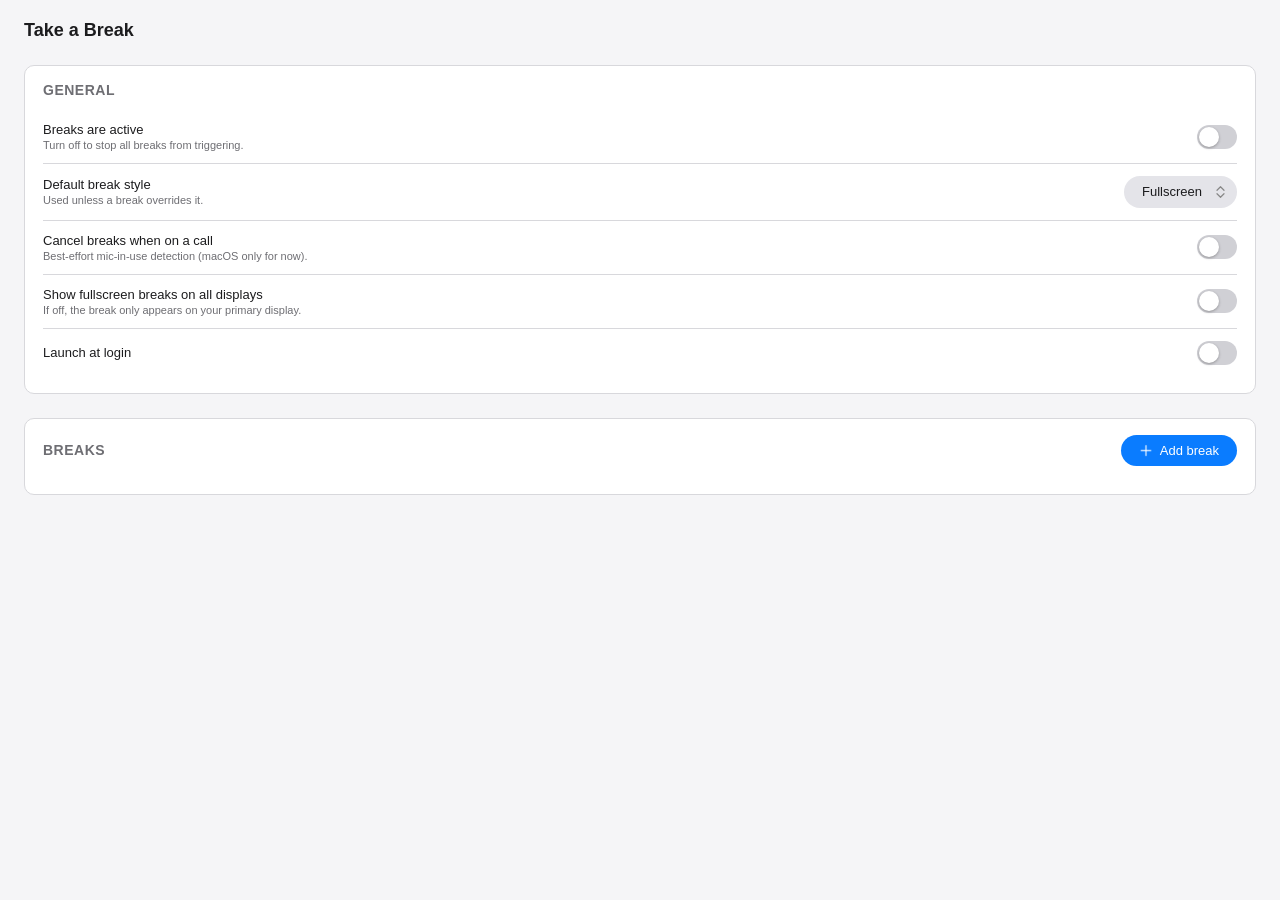
<file: src/index.html>
<!doctype html>
<html>
<head>
  <meta charset="utf-8" />
  <title>Take a Break: Settings</title>
  <link rel="stylesheet" href="assets/style.css" />
</head>
<body>
  <div class="app" id="page-list">
    <h1>Take a Break</h1>

    <section class="panel">
      <h2>General</h2>
      <div class="field-row">
        <label for="active-toggle">
          Breaks are active
          <span class="field-hint">Turn off to stop all breaks from triggering.</span>
        </label>
        <span class="toggle">
          <input type="checkbox" id="active-toggle" />
          <span class="toggle-track"><span class="toggle-thumb"></span></span>
        </span>
      </div>
      <div class="field-row">
        <label for="default-display-mode">
          Default break style
          <span class="field-hint">Used unless a break overrides it.</span>
        </label>
        <select id="default-display-mode">
          <option value="fullscreen">Fullscreen</option>
          <option value="notification">Notification</option>
        </select>
      </div>
      <div class="field-row">
        <label for="cancel-on-call-toggle">
          Cancel breaks when on a call
          <span class="field-hint">Best-effort mic-in-use detection (macOS only for now).</span>
        </label>
        <span class="toggle">
          <input type="checkbox" id="cancel-on-call-toggle" />
          <span class="toggle-track"><span class="toggle-thumb"></span></span>
        </span>
      </div>
      <div class="field-row">
        <label for="show-on-all-screens-toggle">
          Show fullscreen breaks on all displays
          <span class="field-hint">If off, the break only appears on your primary display.</span>
        </label>
        <span class="toggle">
          <input type="checkbox" id="show-on-all-screens-toggle" />
          <span class="toggle-track"><span class="toggle-thumb"></span></span>
        </span>
      </div>
      <div class="field-row">
        <label for="autostart-toggle">
          Launch at login
        </label>
        <span class="toggle">
          <input type="checkbox" id="autostart-toggle" />
          <span class="toggle-track"><span class="toggle-thumb"></span></span>
        </span>
      </div>
    </section>

    <section class="panel">
      <div class="panel-header">
        <h2>Breaks</h2>
        <button class="primary icon-label-btn" id="add-break-btn"><span class="icon icon-plus"></span>Add break</button>
      </div>
      <div class="breaks-list" id="breaks-list"></div>
    </section>
  </div>

  <div class="app hidden" id="page-edit">
    <div class="page-edit-header">
      <button type="button" id="break-cancel-btn" class="icon-label-btn"><span class="icon icon-chevron-left"></span>Back</button>
      <h1 id="break-edit-title">Add break</h1>
    </div>

    <div id="break-form" class="panel edit-form">

      <div class="field-row">
        <label for="break-enabled">Enabled</label>
        <span class="toggle">
          <input type="checkbox" id="break-enabled" checked />
          <span class="toggle-track"><span class="toggle-thumb"></span></span>
        </span>
      </div>

      <div class="form-row">
        <div class="form-group">
          <label for="break-type">Type</label>
          <select id="break-type">
            <option value="Hydration">Hydration</option>
            <option value="Stretch">Stretch</option>
            <option value="Eat">Eat</option>
            <option value="Custom">Custom…</option>
          </select>
        </div>
        <div class="form-group" id="break-type-custom-group" style="display: none">
          <label for="break-type-custom">Custom label</label>
          <input type="text" id="break-type-custom" />
        </div>
      </div>

      <div class="form-row">
        <div class="form-group">
          <label for="break-start-time">Start time</label>
          <input type="time" id="break-start-time" required />
        </div>
        <div class="form-group">
          <label for="break-duration">Duration (minutes)</label>
          <input type="number" id="break-duration" min="1" max="180" required />
        </div>
      </div>

      <div class="form-group">
        <label>Days</label>
        <div class="days-picker" id="break-days"></div>
      </div>

      <div class="form-group">
        <label for="break-display-mode">Display style</label>
        <select id="break-display-mode">
          <option value="">Use default</option>
          <option value="fullscreen">Fullscreen</option>
          <option value="notification">Notification</option>
        </select>
      </div>

      <div class="form-group">
        <label>Image</label>
        <div class="image-picker">
          <div class="image-preview" id="break-image-preview"></div>
          <button type="button" id="break-image-pick-btn" class="icon-label-btn"><span class="icon icon-photo"></span>Choose image…</button>
          <button type="button" id="break-image-clear-btn" class="icon-btn" title="Remove image"><span class="icon icon-xmark"></span></button>
        </div>
      </div>

      <div class="form-group">
        <label for="break-message">Message</label>
        <textarea id="break-message" placeholder="Take a break now"></textarea>
      </div>


    </div>
  </div>

  <script src="assets/settings.js"></script>
</body>
</html>
</file>
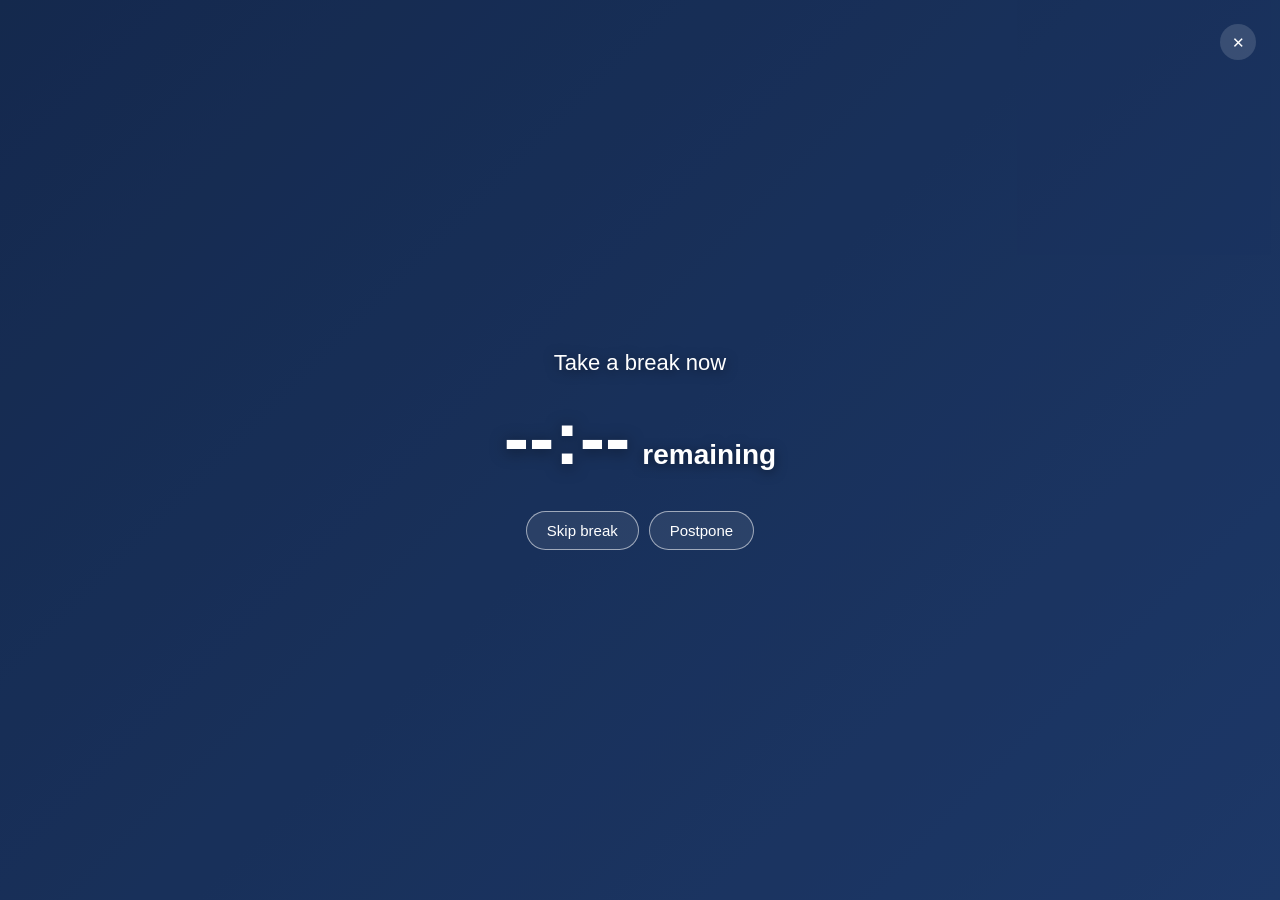
<file: src/overlay.html>
<!doctype html>
<html>
<head>
  <meta charset="utf-8" />
  <title>Break</title>
  <link rel="stylesheet" href="assets/overlay.css" />
</head>
<body id="body">
  <div class="scrim"></div>

  <button type="button" id="close-btn" aria-label="Skip break">✕</button>

  <div class="content">
    <div class="message" id="message">Take a break now</div>
    <div class="countdown">
      <span class="countdown-value" id="countdown-value">--:--</span>
      <span class="countdown-label">remaining</span>
    </div>
    <div class="controls">
      <button type="button" id="skip-btn">Skip break</button>
      <div class="postpone-wrap">
        <button type="button" id="postpone-btn">Postpone</button>
        <div class="postpone-menu hidden" id="postpone-menu">
          <button type="button" data-minutes="1">1 minute</button>
          <button type="button" data-minutes="2">2 minutes</button>
          <button type="button" data-minutes="5">5 minutes</button>
          <button type="button" data-minutes="10">10 minutes</button>
          <button type="button" data-minutes="15">15 minutes</button>
          <button type="button" data-minutes="30">30 minutes</button>
        </div>
      </div>
    </div>
  </div>

  <script src="assets/overlay.js"></script>
</body>
</html>
</file>
<file: src/assets/style.css>
:root {
  color-scheme: light dark;
  --bg: #f5f5f7;
  --panel: #ffffff;
  --text: #1c1c1e;
  --text-muted: #6e6e73;
  --border: #d8d8dc;
  --accent: #0a7cff;
  --accent-text: #ffffff;
  --danger: #d92d20;
  --control-bg: #e4e4e9;
  --control-bg-hover: #d7d7dc;
  --toggle-off: #d0d0d5;
}

@media (prefers-color-scheme: dark) {
  :root {
    --bg: #1c1c1e;
    --panel: #2c2c2e;
    --text: #f2f2f7;
    --text-muted: #9a9aa0;
    --border: #3a3a3c;
    --accent: #0a84ff;
    --accent-text: #ffffff;
    --danger: #ff453a;
    --control-bg: #48484a;
    --control-bg-hover: #565658;
    --toggle-off: #57575a;
  }
}

* {
  box-sizing: border-box;
}

body {
  margin: 0;
  background: var(--bg);
  color: var(--text);
  font-family: -apple-system, BlinkMacSystemFont, "Segoe UI", Roboto, sans-serif;
  font-size: 13px;
}

.app {
  padding: 20px 24px 32px;
  display: flex;
  flex-direction: column;
  gap: 24px;
}

h1 {
  font-size: 18px;
  margin: 0;
}

h2 {
  font-size: 14px;
  margin: 0 0 12px;
  color: var(--text-muted);
  text-transform: uppercase;
  letter-spacing: 0.5px;
}

.hidden {
  display: none !important;
}

.panel {
  background: var(--panel);
  border: 1px solid var(--border);
  border-radius: 10px;
  padding: 16px 18px;
}

.field-row {
  display: flex;
  align-items: center;
  justify-content: space-between;
  padding: 12px 0;
  gap: 16px;
}

.field-row + .field-row {
  border-top: 1px solid var(--border);
}

.field-row label {
  flex: 1;
}

.field-hint {
  display: block;
  color: var(--text-muted);
  font-size: 11px;
  margin-top: 2px;
}

input[type="text"], input[type="number"], input[type="time"], textarea {
  background: var(--bg);
  color: var(--text);
  border: 1px solid var(--border);
  border-radius: 6px;
  padding: 9px 11px;
  font: inherit;
  line-height: 1.2;
}

textarea {
  width: 100%;
  min-height: 70px;
  resize: vertical;
}

/* Pill-shaped controls (buttons + selects) matching macOS System Settings'
   bordered/pop-up-button look — a light gray capsule rather than a bordered
   rectangle, which is what makes them read as "native" rather than as
   generic web form controls. */
button, select {
  font: inherit;
  line-height: 1.2;
  border-radius: 999px;
  border: none;
  background: var(--control-bg);
  color: var(--text);
  padding: 8px 18px;
  cursor: pointer;
  transition: background 0.1s ease;
}

button:hover, select:hover {
  background: var(--control-bg-hover);
}

/* Native <select> chrome ignores author padding/appearance in WebKit unless
   the default rendering is stripped — otherwise it renders as a plain
   rectangular control taller than the pill buttons beside it. The double
   up/down chevron (rather than one downward arrow) mirrors macOS's own
   pop-up-button glyph, e.g. the "Notify ⌃⌄" control in System Settings. */
select {
  appearance: none;
  -webkit-appearance: none;
  padding-right: 30px;
  background-image: url("data:image/svg+xml,%3Csvg xmlns='http://www.w3.org/2000/svg' viewBox='0 0 10 16'%3E%3Cpath d='M1 6l4-4 4 4' stroke='%23888888' stroke-width='1.4' fill='none' stroke-linecap='round' stroke-linejoin='round'/%3E%3Cpath d='M1 10l4 4 4-4' stroke='%23888888' stroke-width='1.4' fill='none' stroke-linecap='round' stroke-linejoin='round'/%3E%3C/svg%3E");
  background-repeat: no-repeat;
  background-position: right 12px center;
  background-size: 9px 14px;
}

button.primary {
  background: var(--accent);
  color: var(--accent-text);
}

button.primary:hover {
  filter: brightness(1.08);
}

button.danger {
  color: var(--danger);
}

button:disabled {
  opacity: 0.5;
  cursor: default;
}

/* Real Apple SF Symbols, exported (via scripts/export-sf-symbols.swift) as
   alpha-only PNG masks — applied through `mask-image` with
   `background-color: currentColor` so they tint exactly like native
   SF Symbols do (inherit the button's text color, including hover/danger
   states) instead of being baked-in fixed-color images. */
.icon {
  display: inline-block;
  width: 14px;
  height: 14px;
  background-color: currentColor;
  -webkit-mask-repeat: no-repeat;
  -webkit-mask-position: center;
  -webkit-mask-size: contain;
  mask-repeat: no-repeat;
  mask-position: center;
  mask-size: contain;
  flex-shrink: 0;
}

.icon-pencil { -webkit-mask-image: url("icons/pencil.png"); mask-image: url("icons/pencil.png"); }
.icon-trash { -webkit-mask-image: url("icons/trash.png"); mask-image: url("icons/trash.png"); }
.icon-plus { -webkit-mask-image: url("icons/plus.png"); mask-image: url("icons/plus.png"); }
.icon-xmark { -webkit-mask-image: url("icons/xmark.png"); mask-image: url("icons/xmark.png"); }
.icon-chevron-left { -webkit-mask-image: url("icons/chevron-left.png"); mask-image: url("icons/chevron-left.png"); }
.icon-photo { -webkit-mask-image: url("icons/photo.png"); mask-image: url("icons/photo.png"); }

button.icon-btn {
  display: inline-flex;
  align-items: center;
  justify-content: center;
  width: 30px;
  height: 30px;
  padding: 0;
  border-radius: 50%;
}

button.icon-label-btn {
  display: inline-flex;
  align-items: center;
  gap: 7px;
}

.panel-header {
  display: flex;
  align-items: center;
  justify-content: space-between;
  margin-bottom: 12px;
}

.panel-header h2 {
  margin: 0;
}

.breaks-list {
  display: flex;
  flex-direction: column;
  gap: 8px;
}

.break-row {
  display: flex;
  align-items: center;
  gap: 12px;
  padding: 10px 12px;
  border: 1px solid var(--border);
  border-radius: 8px;
}

.break-row.disabled {
  opacity: 0.5;
}

.break-row .meta {
  flex: 1;
  min-width: 0;
}

.break-row .type-label {
  font-weight: 600;
}

.break-row .detail {
  color: var(--text-muted);
  font-size: 11px;
}

.break-row .actions {
  display: flex;
  gap: 6px;
}

.empty-state {
  color: var(--text-muted);
  padding: 12px 0;
  text-align: center;
}

.page-edit-header {
  display: flex;
  align-items: center;
  gap: 16px;
}

.page-edit-header h1 {
  flex: 1;
}

.edit-form {
  display: flex;
  flex-direction: column;
  gap: 22px;
  padding: 28px 32px;
}

.form-group {
  display: flex;
  flex-direction: column;
  gap: 8px;
}

.form-group label {
  font-size: 11px;
  color: var(--text-muted);
  text-transform: uppercase;
  letter-spacing: 0.3px;
}

.form-row {
  display: flex;
  gap: 20px;
}

.form-row .form-group {
  flex: 1;
}

.days-picker {
  display: flex;
  gap: 6px;
}

.day-toggle {
  flex: 1;
  text-align: center;
  padding: 8px 0;
  font-size: 11px;
  border-radius: 999px;
}

.day-toggle.active {
  background: var(--accent);
  color: var(--accent-text);
}

.image-picker {
  display: flex;
  align-items: center;
  gap: 10px;
}

.image-preview {
  width: 64px;
  height: 64px;
  border-radius: 8px;
  border: 1px solid var(--border);
  background: var(--bg) center/cover no-repeat;
  flex-shrink: 0;
}

/* macOS-style toggle switch, replacing the default checkbox look. The real
   <input type="checkbox"> is stretched invisibly over the whole control (so
   clicking/keyboard/label-for behavior all still work exactly like a normal
   checkbox) and the track + thumb are drawn as siblings purely for visuals. */
.toggle {
  position: relative;
  display: inline-block;
  width: 40px;
  height: 24px;
  flex-shrink: 0;
}

.toggle input {
  position: absolute;
  inset: 0;
  opacity: 0;
  margin: 0;
  cursor: pointer;
  z-index: 1;
}

.toggle-track {
  position: absolute;
  inset: 0;
  background: var(--toggle-off);
  border-radius: 999px;
  transition: background 0.15s ease;
}

.toggle-thumb {
  position: absolute;
  top: 2px;
  left: 2px;
  width: 20px;
  height: 20px;
  border-radius: 50%;
  background: #ffffff;
  box-shadow: 0 1px 3px rgba(0, 0, 0, 0.3);
  transition: transform 0.15s ease;
}

.toggle input:checked ~ .toggle-track {
  background: var(--accent);
}

.toggle input:checked ~ .toggle-track .toggle-thumb {
  transform: translateX(16px);
}

/* Non-blocking error notice — deliberately not a native alert(), which
   would freeze the whole window until dismissed (and stack up badly if
   several errors land in a burst). */
.toast {
  position: fixed;
  bottom: 20px;
  left: 50%;
  transform: translateX(-50%);
  background: var(--danger);
  color: #ffffff;
  padding: 10px 18px;
  border-radius: 999px;
  font-size: 12px;
  box-shadow: 0 4px 16px rgba(0, 0, 0, 0.3);
  z-index: 100;
  max-width: 80%;
  text-align: center;
}
</file>
<file: src/assets/overlay.css>
* {
  box-sizing: border-box;
}

html, body {
  margin: 0;
  height: 100%;
  overflow: hidden;
  font-family: ui-rounded, "SF Pro Rounded", -apple-system, BlinkMacSystemFont, "Segoe UI", Roboto, sans-serif;
  color: #ffffff;
}

body {
  background: linear-gradient(135deg, #1e3c72, #2a5298);
  background-size: cover;
  background-position: center;
  display: flex;
  align-items: center;
  justify-content: center;
}

.scrim {
  position: fixed;
  inset: 0;
  background: rgba(0, 0, 0, 0.32);
}

.hidden {
  display: none !important;
}

#close-btn {
  position: fixed;
  top: 24px;
  right: 24px;
  z-index: 2;
  width: 36px;
  height: 36px;
  border-radius: 50%;
  border: none;
  background: rgba(255, 255, 255, 0.14);
  color: #ffffff;
  font-size: 15px;
  line-height: 1;
  cursor: pointer;
}

#close-btn:hover {
  background: rgba(255, 255, 255, 0.26);
}

.content {
  position: relative;
  z-index: 1;
  display: flex;
  flex-direction: column;
  align-items: center;
  gap: 18px;
  text-align: center;
  padding: 24px;
}

.message {
  font-size: 22px;
  font-weight: 500;
  max-width: 900px;
  text-shadow: 0 2px 12px rgba(0, 0, 0, 0.5);
}

.countdown {
  display: flex;
  align-items: baseline;
  gap: 12px;
}

.countdown-value {
  font-size: 76px;
  font-weight: 700;
  font-variant-numeric: tabular-nums;
  text-shadow: 0 2px 16px rgba(0, 0, 0, 0.5);
}

.countdown-label {
  font-size: 28px;
  font-weight: 700;
  text-shadow: 0 2px 12px rgba(0, 0, 0, 0.5);
}

.controls {
  position: relative;
  display: flex;
  align-items: center;
  gap: 10px;
  margin-top: 12px;
}

.controls button {
  font: inherit;
  font-size: 15px;
  font-weight: 500;
  padding: 10px 20px;
  border-radius: 999px;
  border: 1px solid rgba(255, 255, 255, 0.55);
  background: rgba(255, 255, 255, 0.08);
  color: #ffffff;
  cursor: pointer;
}

.controls > button:hover {
  background: rgba(255, 255, 255, 0.2);
}

.postpone-wrap {
  position: relative;
}

.postpone-menu {
  position: absolute;
  top: calc(100% + 8px);
  left: 50%;
  transform: translateX(-50%);
  background: #ffffff;
  border-radius: 12px;
  padding: 6px;
  display: flex;
  flex-direction: column;
  min-width: 140px;
  box-shadow: 0 8px 24px rgba(0, 0, 0, 0.3);
}

.postpone-menu button {
  font: inherit;
  font-size: 14px;
  color: #1c1c1e;
  background: none;
  border: none;
  text-align: left;
  padding: 8px 12px;
  border-radius: 7px;
  cursor: pointer;
}

.postpone-menu button:hover {
  background: rgba(10, 124, 255, 0.12);
}
</file>
